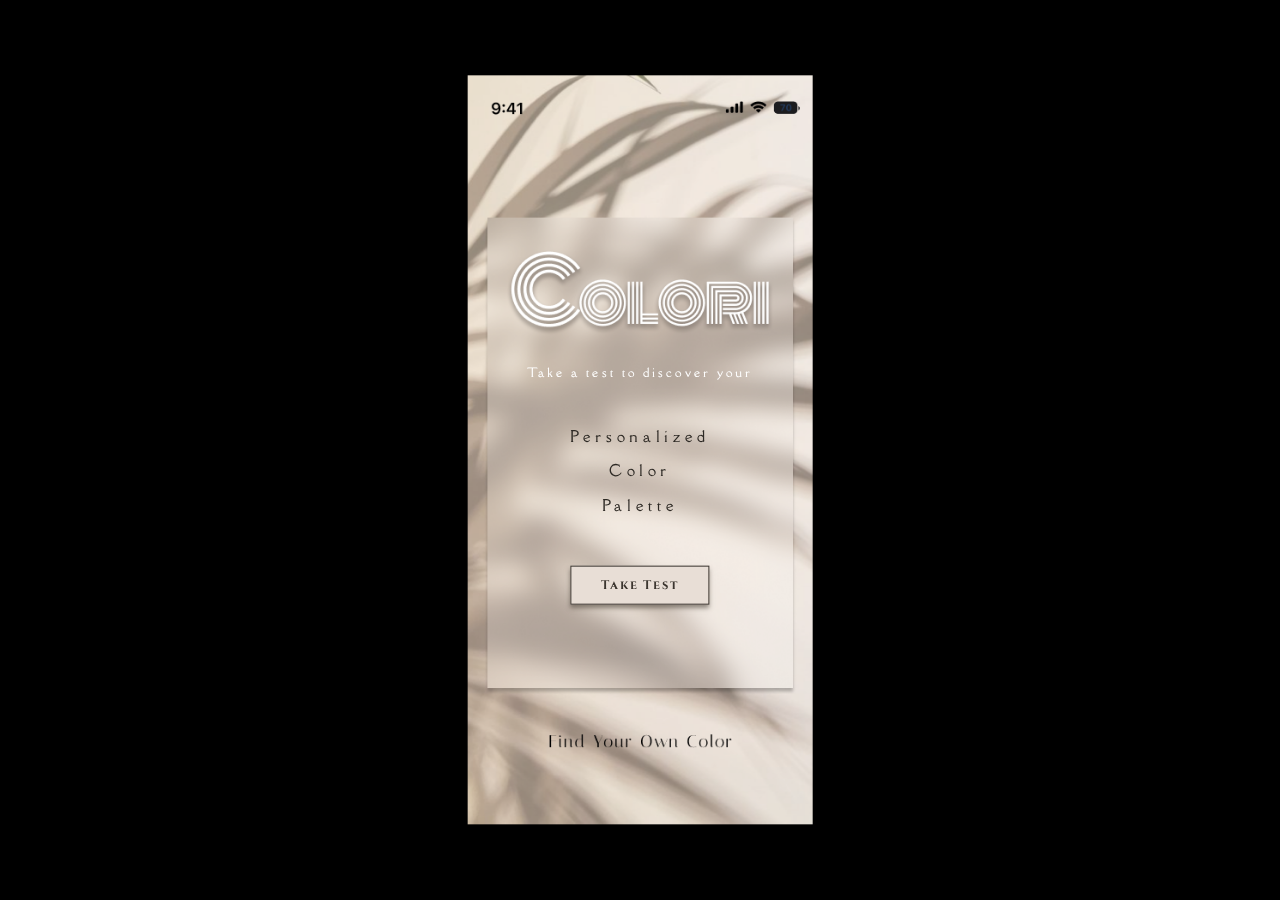
<file: html/index.html>
<!DOCTYPE html>
<html lang="en">
<head>
    <meta charset="UTF-8">
    <meta name="viewport" content="width=device-width, initial-scale=1.0">
    <title>Colori</title>
    <link rel="stylesheet" href="../css/style.css">
    <script src= "../colori.js"></script>
    <link rel="preconnect" href="https://fonts.googleapis.com">
    <link rel="preconnect" href="https://fonts.gstatic.com" crossorigin>
    <link href="https://fonts.googleapis.com/css2?family=Abril+Fatface&family=Caramel&family=Cinzel:wght@400..900&family=Crimson+Pro:ital,wght@0,200..900;1,200..900&family=Della+Respira&family=Grey+Qo&family=Italiana&family=Montaga&family=Playfair+Display:ital,wght@0,400..900;1,400..900&family=Playwrite+US+Trad:wght@100..400&family=Poiret+One&display=swap" rel="stylesheet">
</head>
<body>
    
    <div class="container">

        <div class="index">
            <p id="instrcution">Take a test to discover your</p>
            <h4>Personalized<br>Color<br>Palette</h4>
            <button id="take-test">Take Test</button>
        </div>


    </div>
    <div class="mobile-display"></div>
</body>
</html>
</file>
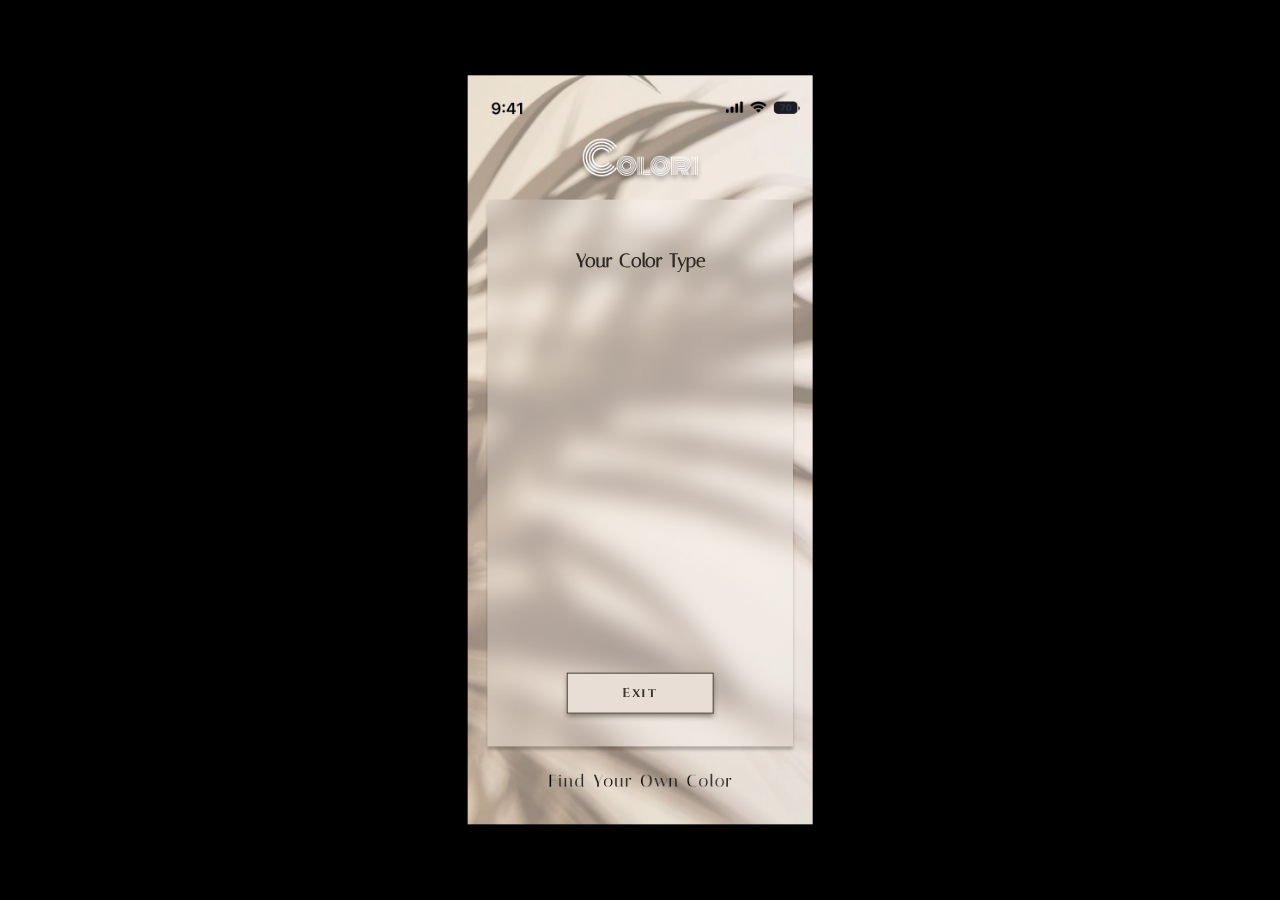
<file: html/outfit.html>
<!DOCTYPE html>
<html lang="en">
<head>
    <meta charset="UTF-8">
    <meta name="viewport" content="width=device-width, initial-scale=1.0">
    <title>Colori</title>
    <link rel="stylesheet" href="../css/style.outfit.css">
    <script src= "../colori.js"></script>
    <link rel="preconnect" href="https://fonts.googleapis.com">
    <link rel="preconnect" href="https://fonts.gstatic.com" crossorigin>
    <link href="https://fonts.googleapis.com/css2?family=Abril+Fatface&family=Caramel&family=Cinzel:wght@400..900&family=Crimson+Pro:ital,wght@0,200..900;1,200..900&family=Della+Respira&family=Grey+Qo&family=Italiana&family=Montaga&family=Playfair+Display:ital,wght@0,400..900;1,400..900&family=Playwrite+US+Trad:wght@100..400&family=Poiret+One&display=swap" rel="stylesheet">
</head>
<body>
    
    <div class="container">

        <div class="color-type">
            <h6>Your Color Type</h6>
            <!-- only show 1 COLOR TYPE  -->
            <h5 id="1_1">Cool Spring</h5>
            <h5 id="1_2">Warm Spring</h5>
            <h5 id="2_1">Cool Summer</h5>
            <h5 id="2_2">Warm Summer</h5>
            <h5 id="3_1">Cool Autumn</h5>
            <h5 id="3_2">Warm Autumn</h5>
            <h5 id="4_1">Cool Winter</h5>
            <h5 id="4_2">Warm Winter</h5>
        </div>

            <!-- only show 1 OUTFIT  -->
            <div class="outfit">
                <img id="1ao" src="../img/1ao.png" alt="Cool Spring Outfit">
                <img id="1bo" src="../img/1bo.png" alt="Warm Spring Outfit">
                <img id="2ao" src="../img/2ao.png" alt="Cool Summer Outfit">
                <img id="2bo" src="../img/2bo.png" alt="Warm Summer Outfit">
                <img id="3ao" src="../img/3ao.png" alt="Cool Autumn Outfit">
                <img id="3bo" src="../img/3bo.png" alt="Warm Autumn Outfit">
                <img id="4ao" src="../img/4ao.png" alt="Cool Winter Outfit">
                <img id="4bo" src="../img/4bo.png" alt="Warm Winter Outfit">
            </div>

            <button id="exit">Exit</button>

    </div>
    <div class="mobile-display"></div>
</body>
</html>
</file>
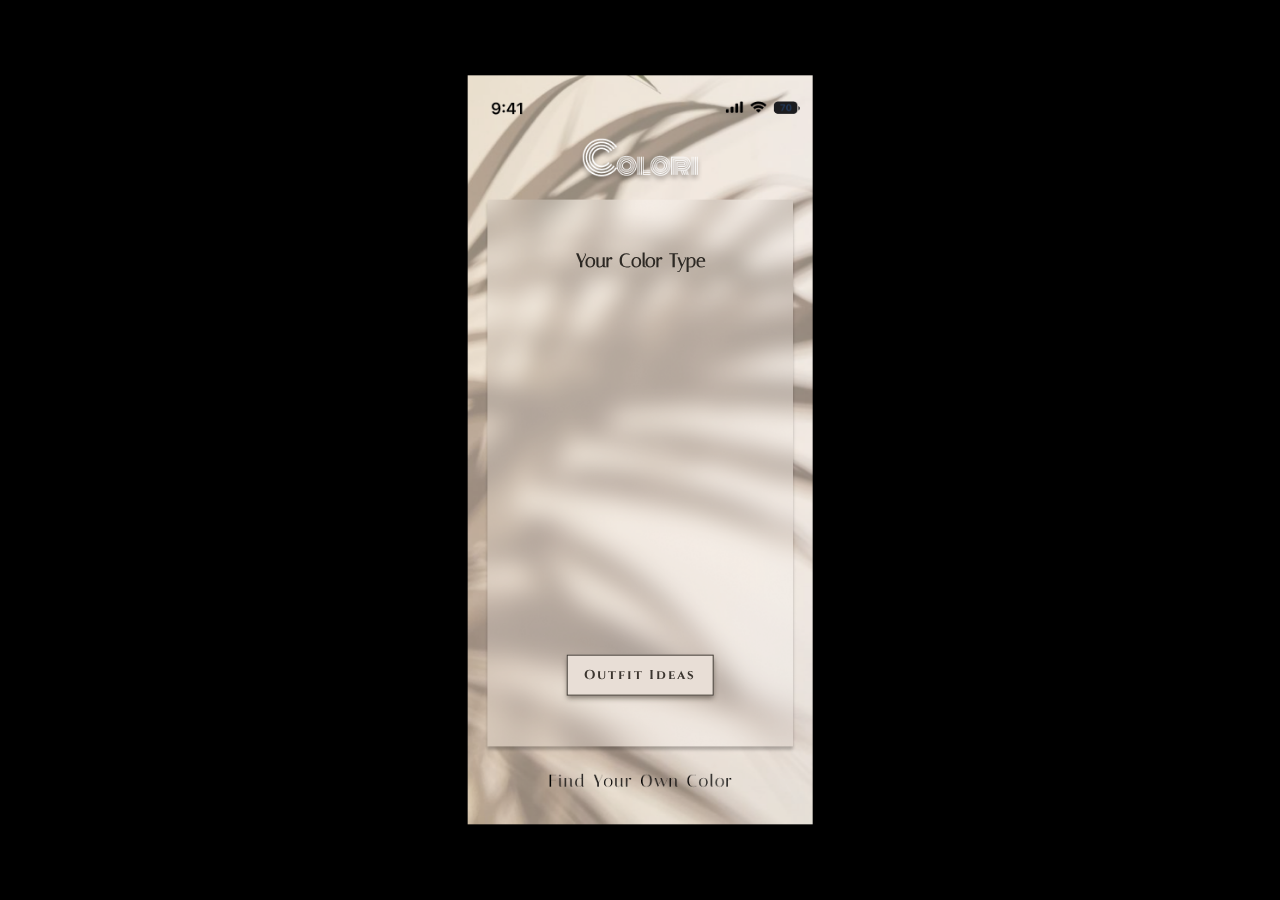
<file: html/palette.html>
<!DOCTYPE html>
<html lang="en">
<head>
    <meta charset="UTF-8">
    <meta name="viewport" content="width=device-width, initial-scale=1.0">
    <title>Colori</title>
    <link rel="stylesheet" href="../css/style.palette.css">
    <script src= "../colori.js"></script>
    <link rel="preconnect" href="https://fonts.googleapis.com">
    <link rel="preconnect" href="https://fonts.gstatic.com" crossorigin>
    <link href="https://fonts.googleapis.com/css2?family=Abril+Fatface&family=Caramel&family=Cinzel:wght@400..900&family=Crimson+Pro:ital,wght@0,200..900;1,200..900&family=Della+Respira&family=Grey+Qo&family=Italiana&family=Montaga&family=Playfair+Display:ital,wght@0,400..900;1,400..900&family=Playwrite+US+Trad:wght@100..400&family=Poiret+One&display=swap" rel="stylesheet">
</head>
<body>
    
    <div class="container">

        <div class="color-type">
            <h6>Your Color Type</h6>
            <!-- only show 1 COLOR TYPE  -->
            <h5 id="1_1">Cool Spring</h5>
            <h5 id="1_2">Warm Spring</h5>
            <h5 id="2_1">Cool Summer</h5>
            <h5 id="2_2">Warm Summer</h5>
            <h5 id="3_1">Cool Autumn</h5>
            <h5 id="3_2">Warm Autumn</h5>
            <h5 id="4_1">Cool Winter</h5>
            <h5 id="4_2">Warm Winter</h5>
        </div>
            <!-- only show 1 COLOR PALETTE  -->
            <div class="palette">
                <img id="1a" src="../img/1a.png" alt="Cool Spring">
                <img id="1b" src="../img/1b.png" alt="Warm Spring">
                <img id="2a" src="../img/2a.png" alt="Cool Summer">
                <img id="2b" src="../img/2b.png" alt="Warm Summer">
                <img id="3a" src="../img/3a.png" alt="Cool Autumn">
                <img id="3b" src="../img/3b.png" alt="Warm Autumn">
                <img id="4a" src="../img/4a.png" alt="Cool Winter">
                <img id="4b" src="../img/4b.png" alt="Warm Winter">
            </div>

            <button id="outfit-ideas">Outfit Ideas</button>

    </div>
    <div class="mobile-display"></div>
</body>
</html>
</file>
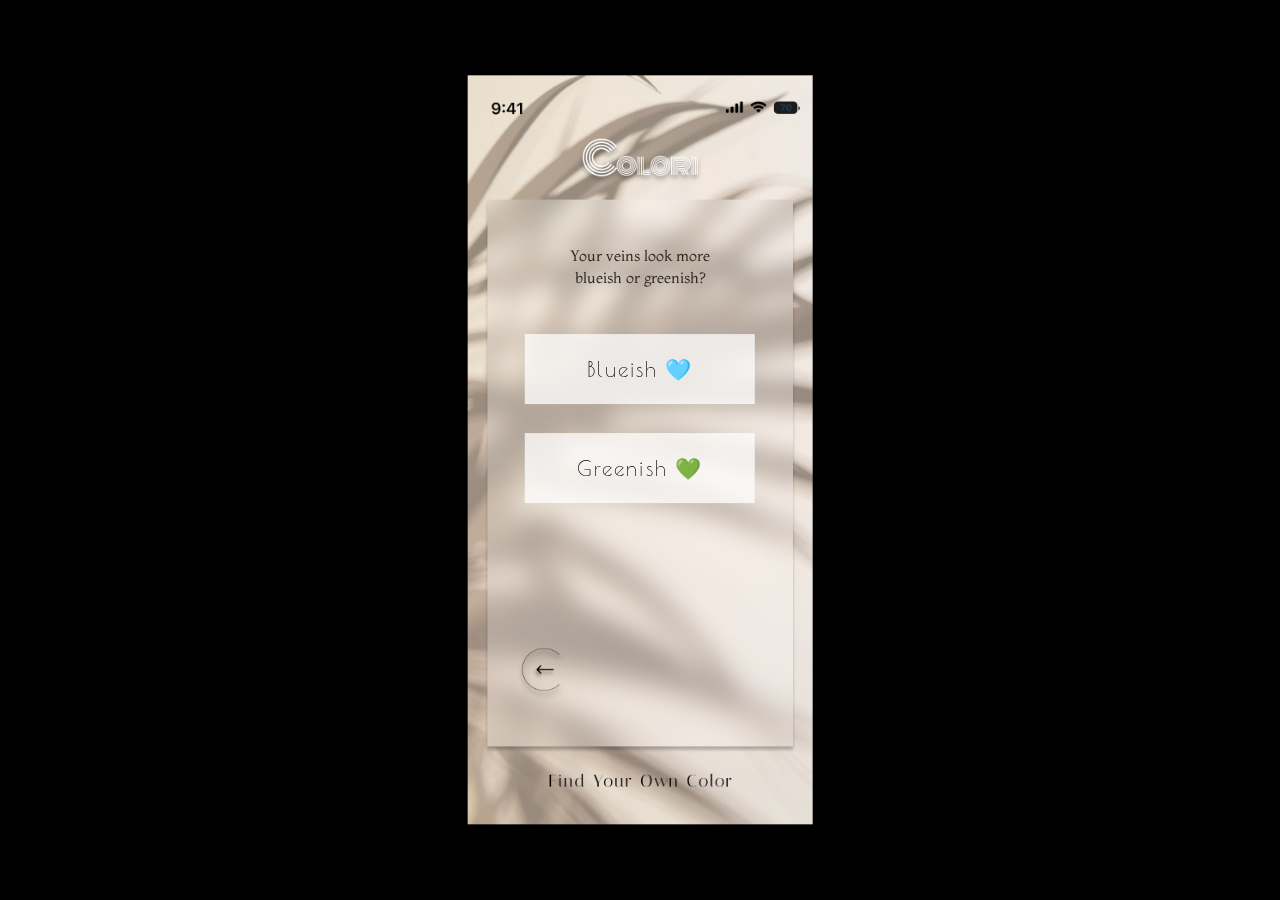
<file: html/q1.html>
<!DOCTYPE html>
<html lang="en">
<head>
    <meta charset="UTF-8">
    <meta name="viewport" content="width=device-width, initial-scale=1.0">
    <title>Colori.q1</title>
    <link rel="stylesheet" href="../css/style.q1.css">
    <script src= "../colori.js"></script>
    <link rel="preconnect" href="https://fonts.googleapis.com">
    <link rel="preconnect" href="https://fonts.gstatic.com" crossorigin>
    <link href="https://fonts.googleapis.com/css2?family=Abril+Fatface&family=Caramel&family=Cinzel:wght@400..900&family=Crimson+Pro:ital,wght@0,200..900;1,200..900&family=Della+Respira&family=Grey+Qo&family=Italiana&family=Montaga&family=Playfair+Display:ital,wght@0,400..900;1,400..900&family=Playwrite+US+Trad:wght@100..400&family=Poiret+One&display=swap" rel="stylesheet">
</head>
<body>
    <div class="container">
        <div class="test">
            <div class="vein">
                <h3>Your veins look more<br> blueish or greenish?</h3>
                <div class="ans">
                    <button id="a1">Blueish 🩵</button>
                    <button id="a2">Greenish 💚</button>
                </div>
            </div>
        </div>
        <button id="back1">
            <img src="../img/back1.png" alt="back button" />
        </button>
    </div>
    <div class="mobile-display"></div>
</body>
</html>
</file>
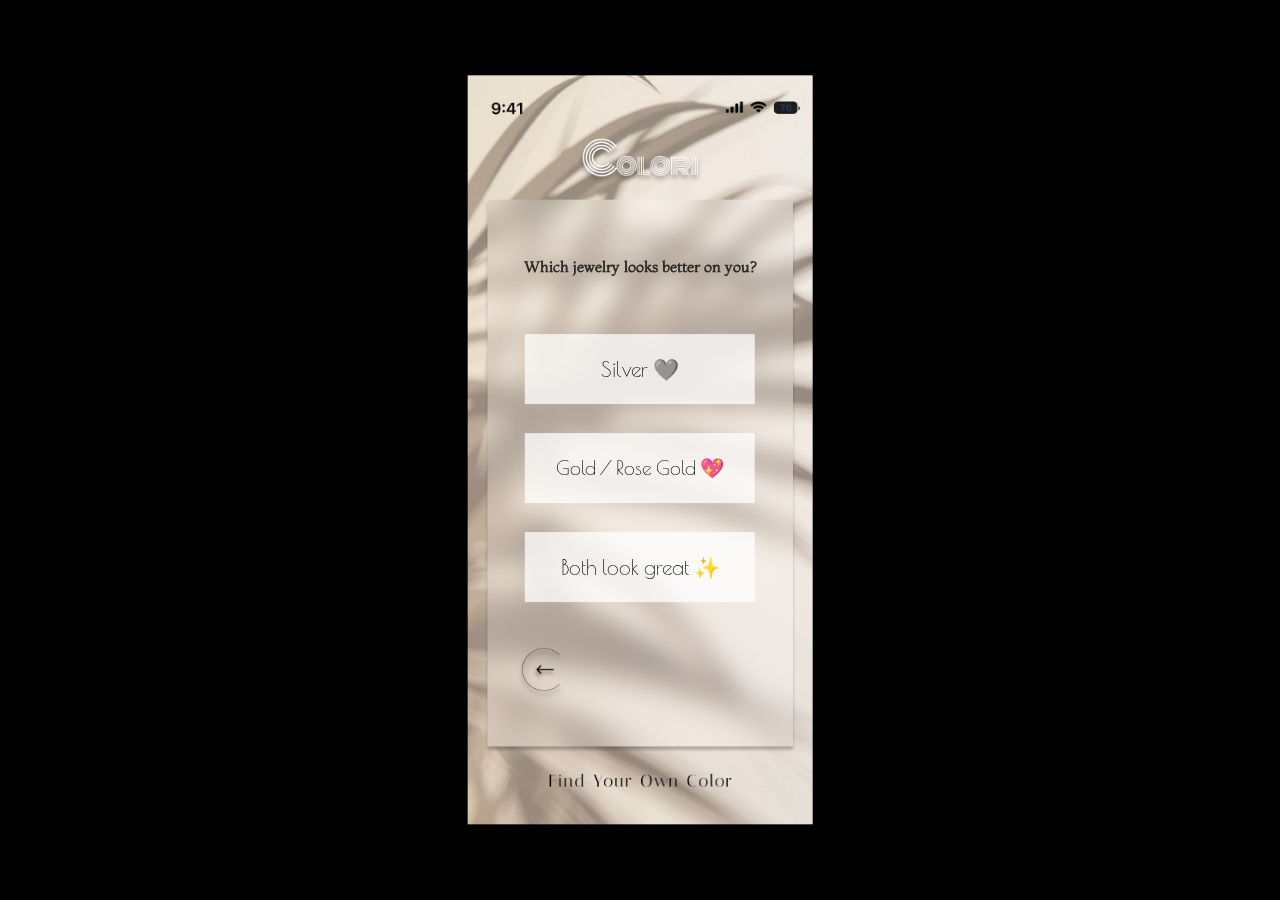
<file: html/q2.html>
<!DOCTYPE html>
<html lang="en">
<head>
    <meta charset="UTF-8">
    <meta name="viewport" content="width=device-width, initial-scale=1.0">
    <title>Colori.q2</title>
    <link rel="stylesheet" href="../css/style.q2.css">
    <script src= "../colori.js"></script>
    <link rel="preconnect" href="https://fonts.googleapis.com">
    <link rel="preconnect" href="https://fonts.gstatic.com" crossorigin>
    <link href="https://fonts.googleapis.com/css2?family=Abril+Fatface&family=Caramel&family=Cinzel:wght@400..900&family=Crimson+Pro:ital,wght@0,200..900;1,200..900&family=Della+Respira&family=Grey+Qo&family=Italiana&family=Montaga&family=Playfair+Display:ital,wght@0,400..900;1,400..900&family=Playwrite+US+Trad:wght@100..400&family=Poiret+One&display=swap" rel="stylesheet">
</head>
<body>
    <div class="container">
        <div class="test">
            <div class="jewelry">
                <h3>Which jewelry looks better on you?</h3>
                <div class="ans">
                    <button id="b1">Silver 🩶</button>
                    <button id="b2">Gold / Rose Gold 💖</button>
                    <button id="b3">Both look great ✨</button>
                </div>
            </div>
        </div>
        <button id="back2">
            <img src="../img/back1.png" alt="back button" />
        </button>
    </div>
    <div class="mobile-display"></div>
</body>
</html>
</file>
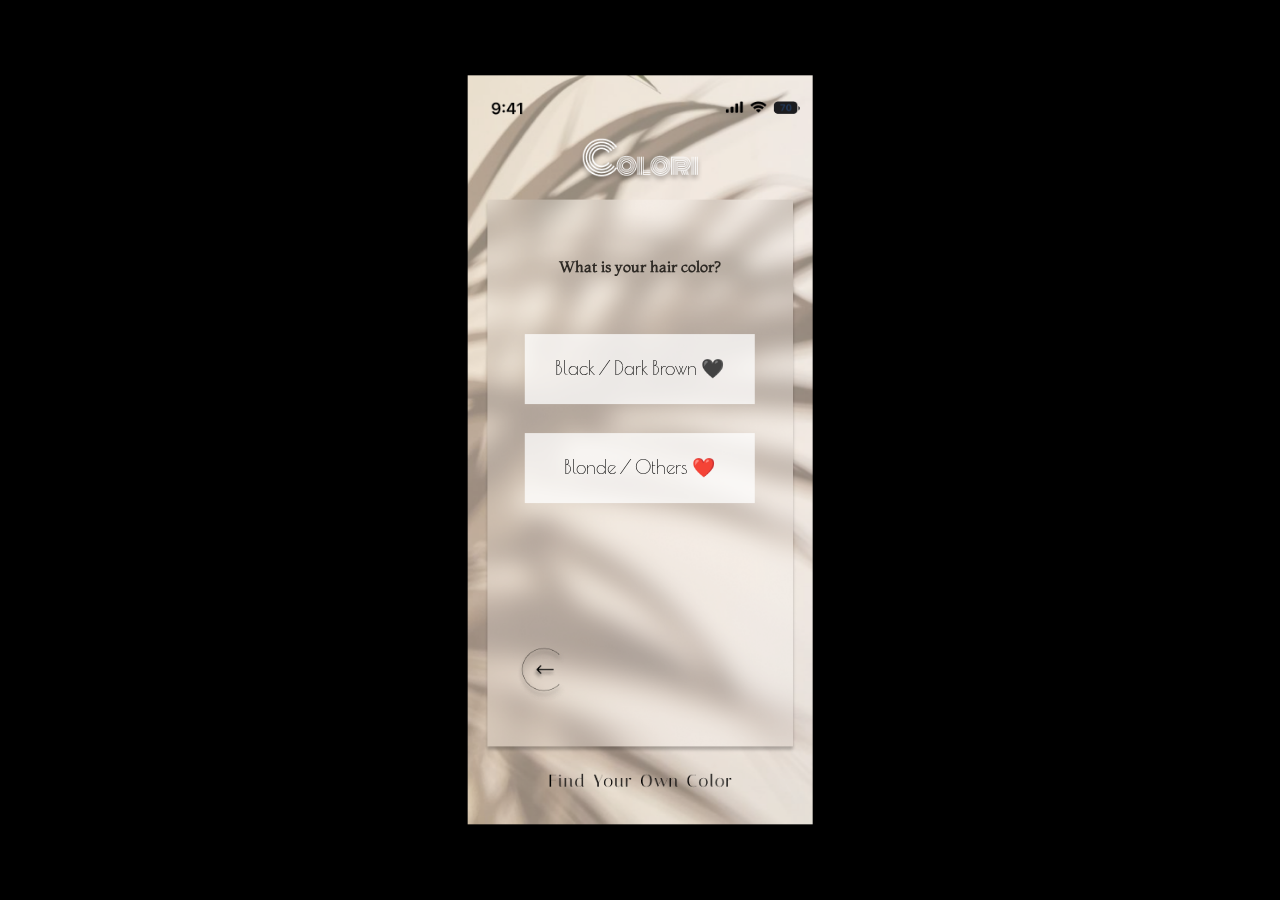
<file: html/q3.html>
<!DOCTYPE html>
<html lang="en">
<head>
    <meta charset="UTF-8">
    <meta name="viewport" content="width=device-width, initial-scale=1.0">
    <title>Colori.q3</title>
    <link rel="stylesheet" href="../css/style.q3.css">
    <script src= "../colori.js"></script>
    <link rel="preconnect" href="https://fonts.googleapis.com">
    <link rel="preconnect" href="https://fonts.gstatic.com" crossorigin>
    <link href="https://fonts.googleapis.com/css2?family=Abril+Fatface&family=Caramel&family=Cinzel:wght@400..900&family=Crimson+Pro:ital,wght@0,200..900;1,200..900&family=Della+Respira&family=Grey+Qo&family=Italiana&family=Montaga&family=Playfair+Display:ital,wght@0,400..900;1,400..900&family=Playwrite+US+Trad:wght@100..400&family=Poiret+One&display=swap" rel="stylesheet">
</head>
<body>
    <div class="container">
        <div class="test">
            <div class="hair">
                <h3>What is your hair color? </h3>
                <div class="ans">
                    <button id="c1">Black / Dark Brown 🖤</button>
                    <button id="c2">Blonde / Others ❤️</button>
                </div>
            </div>
        </div>
        <button id="back3">
            <img src="../img/back1.png" alt="back button" />
        </button>
    </div>
    <div class="mobile-display"></div>
</body>
</html>
</file>
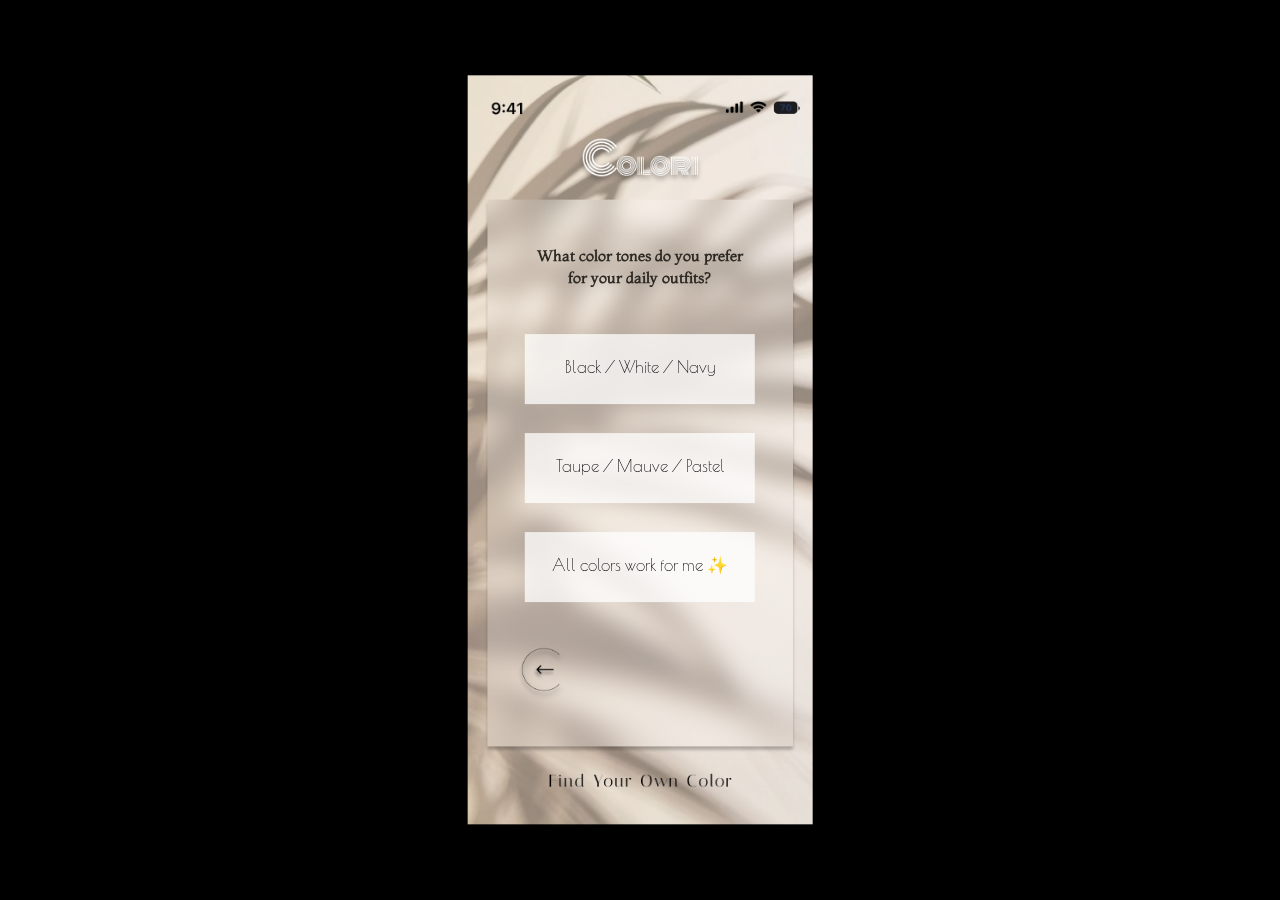
<file: html/q4.html>
<!DOCTYPE html>
<html lang="en">
<head>
    <meta charset="UTF-8">
    <meta name="viewport" content="width=device-width, initial-scale=1.0">
    <title>Colori.q4</title>
    <link rel="stylesheet" href="../css/style.q4.css">
    <script src= "../colori.js"></script>
    <link rel="preconnect" href="https://fonts.googleapis.com">
    <link rel="preconnect" href="https://fonts.gstatic.com" crossorigin>
    <link href="https://fonts.googleapis.com/css2?family=Abril+Fatface&family=Caramel&family=Cinzel:wght@400..900&family=Crimson+Pro:ital,wght@0,200..900;1,200..900&family=Della+Respira&family=Grey+Qo&family=Italiana&family=Montaga&family=Playfair+Display:ital,wght@0,400..900;1,400..900&family=Playwrite+US+Trad:wght@100..400&family=Poiret+One&display=swap" rel="stylesheet">
</head>
<body>
    <div class="container">
        <div class="test">
            <div class="wear">
                <h3>What color tones do you prefer for your daily outfits?</h3>
                <div class="ans">
                    <button id="d1">Black / White / Navy</button>
                    <button id="d2">Taupe / Mauve / Pastel</button>
                    <button id="d3">All colors work for me ✨</button>
                </div>
            </div>
        </div>
        <button id="back4">
            <img src="../img/back1.png" alt="back button" />
        </button>
    </div>
    <div class="mobile-display"></div>
</body>
</html>
</file>
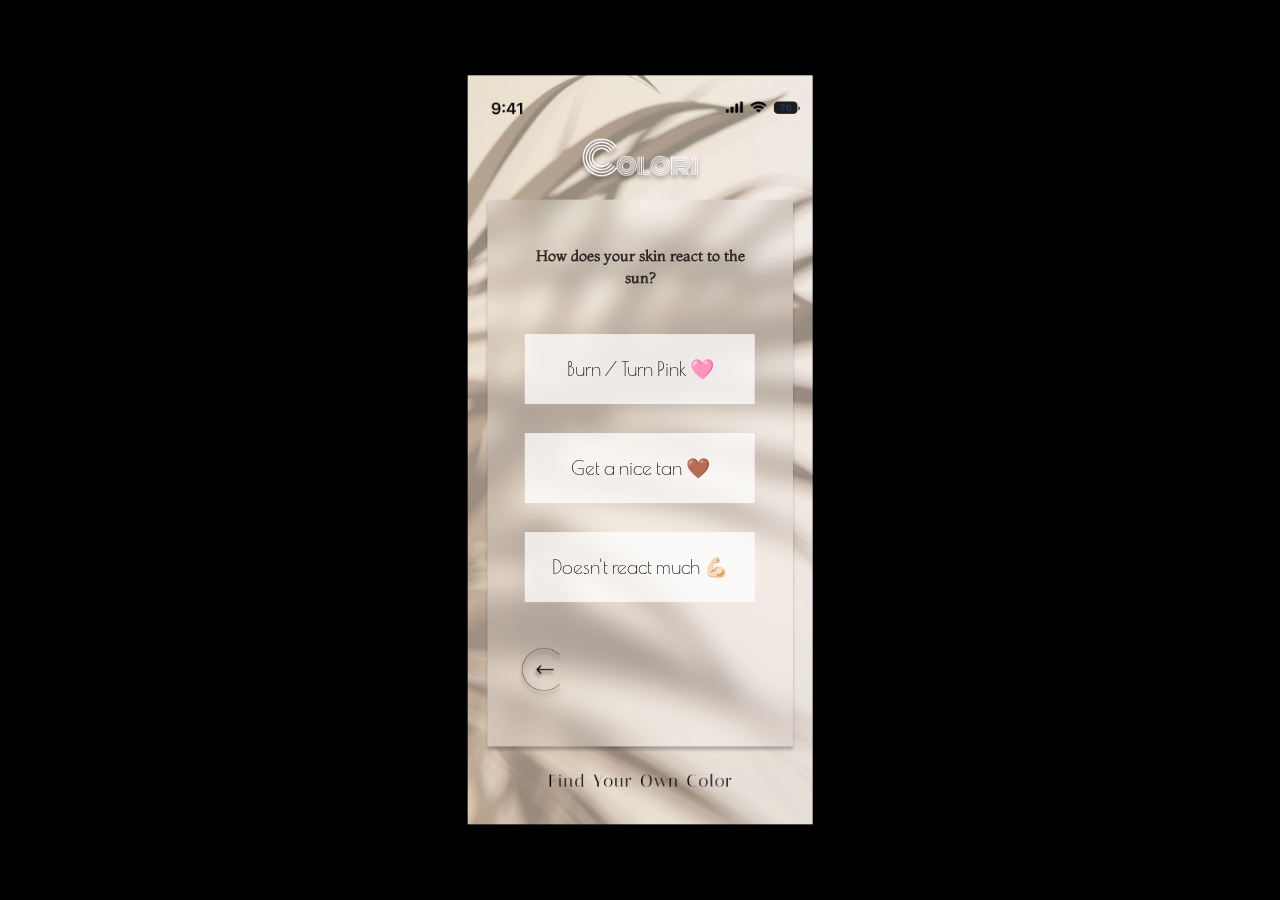
<file: html/q5.html>
<!DOCTYPE html>
<html lang="en">
<head>
    <meta charset="UTF-8">
    <meta name="viewport" content="width=device-width, initial-scale=1.0">
    <title>Colori.q5</title>
    <link rel="stylesheet" href="../css/style.q5.css">
    <script src= "../colori.js"></script>
    <link rel="preconnect" href="https://fonts.googleapis.com">
    <link rel="preconnect" href="https://fonts.gstatic.com" crossorigin>
    <link href="https://fonts.googleapis.com/css2?family=Abril+Fatface&family=Caramel&family=Cinzel:wght@400..900&family=Crimson+Pro:ital,wght@0,200..900;1,200..900&family=Della+Respira&family=Grey+Qo&family=Italiana&family=Montaga&family=Playfair+Display:ital,wght@0,400..900;1,400..900&family=Playwrite+US+Trad:wght@100..400&family=Poiret+One&display=swap" rel="stylesheet"🤎>
</head>
<body>
    <div class="container">
        <div class="test">
            <div class="sun">
                <h3>How does your skin react to the sun?</h3>
                <div class="ans">
                    <button id="e1">Burn / Turn Pink 🩷</button>
                    <button id="e2">Get a nice tan 🤎</button>
                    <button id="e3">Doesn't react much 💪🏻</button>
                </div>
            </div>
        </div>
        <button id="back5">
            <img src="../img/back1.png" alt="back button" />
        </button>
    </div>
    <div class="mobile-display"></div>
</body>
</html>
</file>
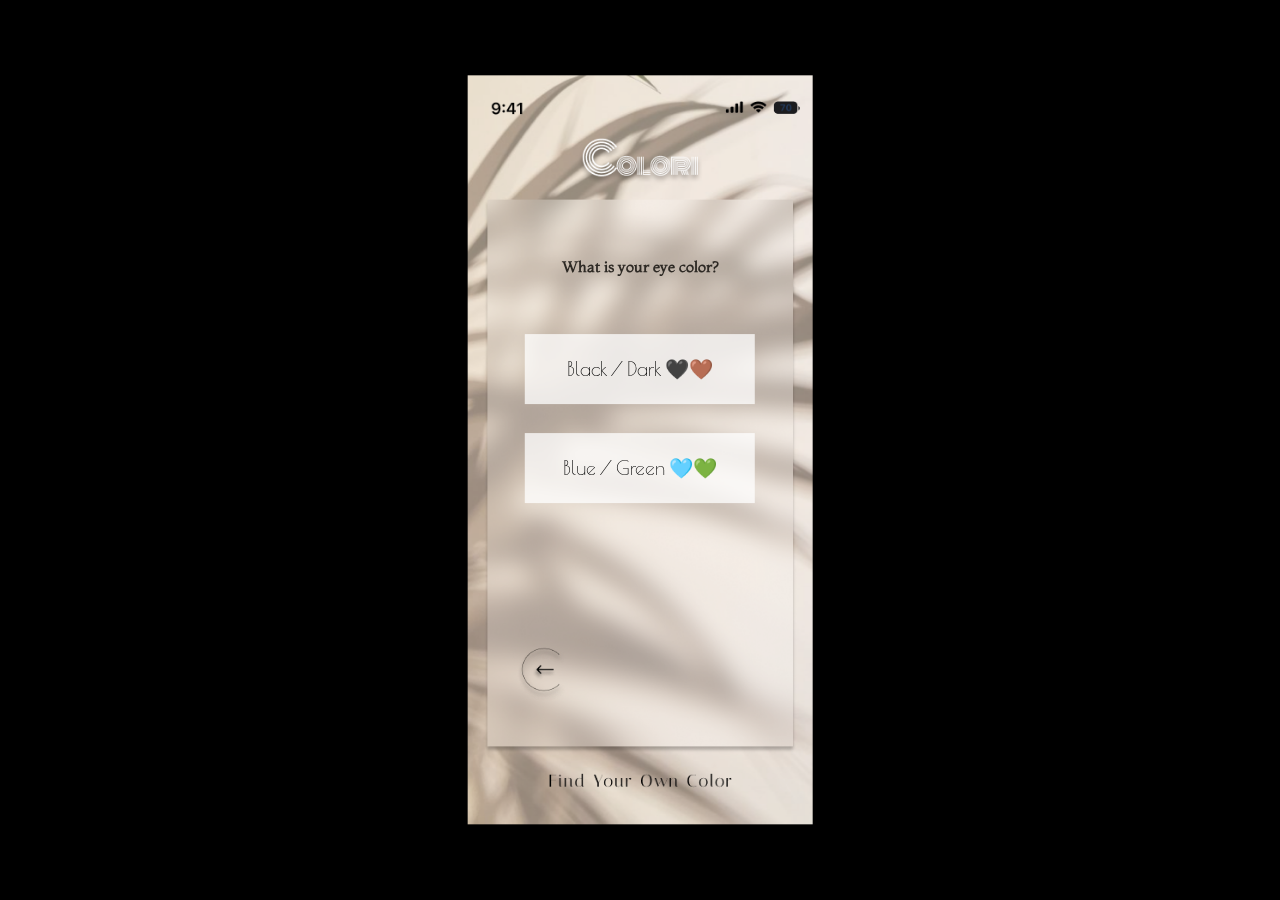
<file: html/q6.html>
<!DOCTYPE html>
<html lang="en">
<head>
    <meta charset="UTF-8">
    <meta name="viewport" content="width=device-width, initial-scale=1.0">
    <title>Colori.q6</title>
    <link rel="stylesheet" href="../css/style.q6.css">
    <script src= "../colori.js"></script>
    <link rel="preconnect" href="https://fonts.googleapis.com">
    <link rel="preconnect" href="https://fonts.gstatic.com" crossorigin>
    <link href="https://fonts.googleapis.com/css2?family=Abril+Fatface&family=Caramel&family=Cinzel:wght@400..900&family=Crimson+Pro:ital,wght@0,200..900;1,200..900&family=Della+Respira&family=Grey+Qo&family=Italiana&family=Montaga&family=Playfair+Display:ital,wght@0,400..900;1,400..900&family=Playwrite+US+Trad:wght@100..400&family=Poiret+One&display=swap" rel="stylesheet">
</head>
<body>
    <div class="container">
        <div class="test">
            <div class="eye">
                <h3>What is your eye color? </h3>
                <div class="ans">
                    <button id="f1">Black / Dark 🖤🤎</button>
                    <button id="f2">Blue / Green 🩵💚</button>
                </div>
            </div>
        </div>
        <button id="back6">
            <img src="../img/back1.png" alt="back button" />
        </button>
    </div>
    <div class="mobile-display"></div>
</body>
</html>
</file>
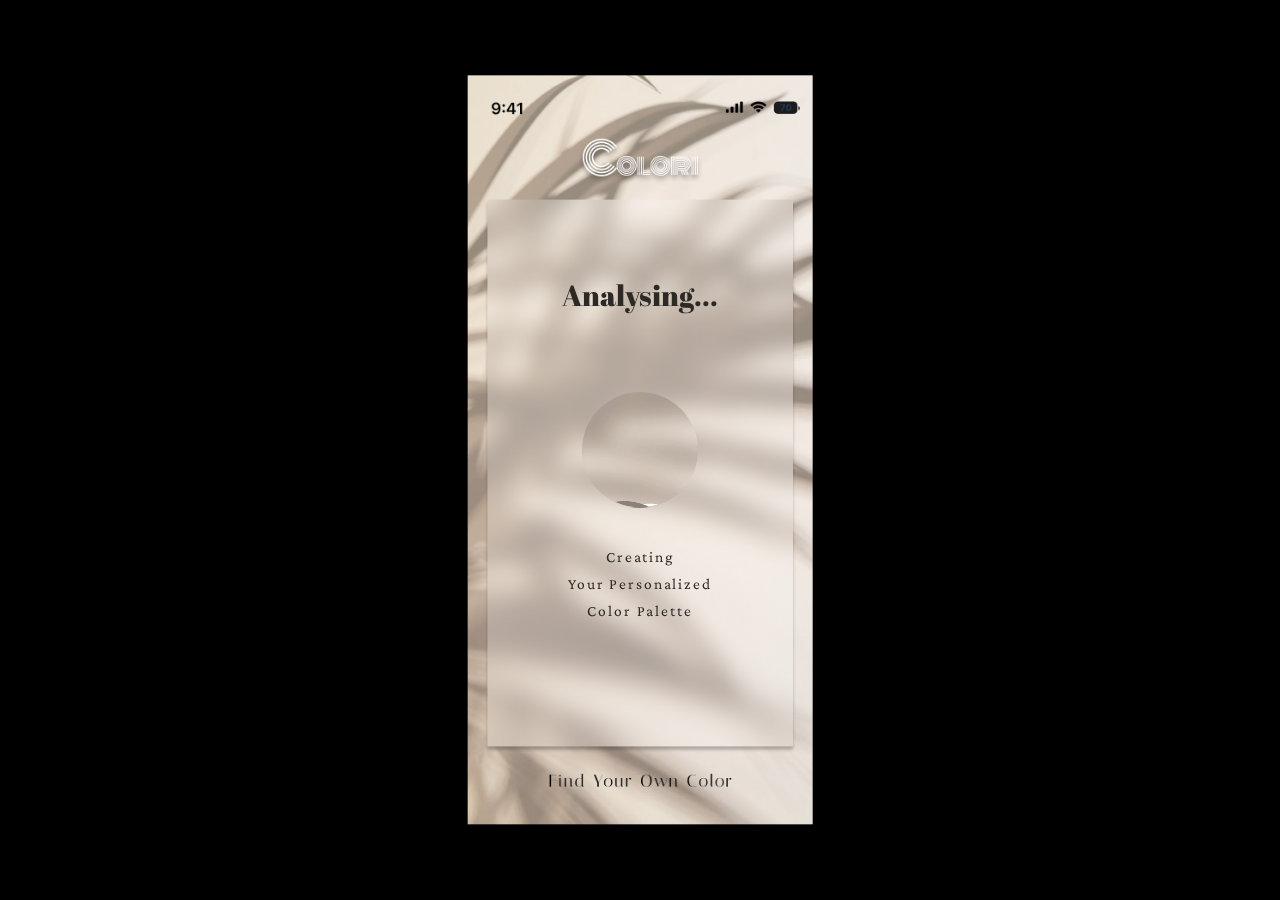
<file: html/wait.html>
<!DOCTYPE html>
<html lang="en">
<head>
    <meta charset="UTF-8">
    <meta name="viewport" content="width=device-width, initial-scale=1.0">
    <title>Colori.analysing result</title>
    <link rel="stylesheet" href="../css/style.wait.css">
    <script src= "../colori.js"></script>
    <link rel="preconnect" href="https://fonts.googleapis.com">
    <link rel="preconnect" href="https://fonts.gstatic.com" crossorigin>
    <link href="https://fonts.googleapis.com/css2?family=Abril+Fatface&family=Caramel&family=Cinzel:wght@400..900&family=Crimson+Pro:ital,wght@0,200..900;1,200..900&family=Della+Respira&family=Grey+Qo&family=Italiana&family=Montaga&family=Playfair+Display:ital,wght@0,400..900;1,400..900&family=Playwrite+US+Trad:wght@100..400&family=Poiret+One&display=swap" rel="stylesheet">
</head>
<body>
    <div class="container">
        <div class="analysing">
            <h2>Analysing...</h2>
            <img id="wait" src="../img/wait.gif" alt="gif">
             <div class="wait">

             </div>
            <p>Creating<br>
               Your Personalized<br> 
               Color Palette</p>
        </div>
    </div>
    <div class="mobile-display"></div>
    <script>
        setTimeout(function() {
            window.location = "./palette.html"; 
        }, 4800);  
    </script>
</body>
</html>
</file>
<file: css/style.css>
*{
    zoom:95%;
}
body {
    background-color: #000;
}

.mobile-display {
    z-index: -1;
    position: absolute;
    top: 50%;
    left: 50%;
    transform: translate(-50%, -50%);
    width: 402px; 
    height: 874px; 
    background: url('../img/home.png') no-repeat center center;
  }

#instrcution {
    font-family:"Della Respira", serif;
    letter-spacing: 4px;
    color: white;
    position: fixed;
    top: 40%;
    left: 50%;
    transform: translate(-50%, -50%);
} 

h4 {
    font-family: "Della Respira";
    letter-spacing: 6px;
    font-size: 20px;
    color: #2D2924;
    position: fixed;
    top: 50%;
    left: 50%;
    transform: translate(-50%, -50%);
    text-align: center;
    font-weight: 500;
    line-height: 45px;
}

#take-test {
    cursor: pointer;
    width: 180px;
    height: 50px;
    flex-shrink: 0;
    border: 1.5px solid #3B352F;
    background: #E8DED6;
    color: #3B352F;
    text-align: center;
    font-family: "Cinzel";
    font-size: 16px;
    font-style: normal;
    font-weight: 700;
    line-height: normal;
    letter-spacing: 2.4px;
    box-shadow: 0px 4px 6px 0px rgba(76, 68, 59, 0.60);
    position: fixed;
    top: 65%;
    left: 50%;
    transform: translate(-50%, -50%);
    transition: 0.5s;
}

#take-test:hover {
    background: #3B352F;
    box-shadow: 0px 4px 6px 0px rgba(76, 68, 59, 0.60);
    color: #E8DED6;
    text-align: center;
    font-family: "Cinzel";
    font-size: 16px;
    font-style: normal;
    font-weight: 700;
    line-height: normal;
    letter-spacing: 2.4px;
}
</file>
<file: css/style.outfit.css>
*{
  zoom:95%;
}
body {
    background-color: #000;
}
.mobile-display {
    z-index: -1;
    position: absolute;
    top: 50%;
    left: 50%;
    transform: translate(-50%, -50%);
    width: 402px; 
    height: 874px; 
    background: url('../img/bg2.png') no-repeat center center;
  }
.container {
    display: flex;
    flex-direction: column;
}
  h6 {
    position: fixed;
    top: calc(50% - 300px); 
    left: 50%;
    transform: translate(-50%, -50%);
    color: #2D2924;
    text-align: center;
    font-family: "Italiana";
    font-size: 24px;
  }

  h5 {
    display: none;
    position: fixed;
    top: calc(50% - 275px); 
    left: 50%;
    transform: translate(-50%, -50%);
    color: #000;
    text-align: center;
    font-family: "Italiana";
    font-size: 50px;
    font-style: normal;
    font-weight: 200;
    line-height: normal;
  }

  img {
    display: none;
    position: fixed;
    top: calc(50% + 40px); 
    left: 50%;
    transform: translate(-50%, -50%);
  }

  #exit {
    cursor: pointer;
    width: 180px;
    height: 50px;
    flex-shrink: 0;
    border: 1.5px solid #3B352F;
    background: #E8DED6;
    color: #3B352F;
    text-align: center;
    font-family: "Cinzel";
    font-size: 16px;
    font-style: normal;
    font-weight: 700;
    line-height: normal;
    letter-spacing: 2.4px;
    box-shadow: 0px 4px 6px 0px rgba(76, 68, 59, 0.60);
    position: fixed;
    top: 77%;
    left: 50%;
    transform: translate(-50%, -50%);
    transition: 0.5s;
}

#exit:hover {
    background: #3B352F;
    box-shadow: 0px 4px 6px 0px rgba(76, 68, 59, 0.60);
    color: #E8DED6;
    text-align: center;
    font-family: "Cinzel";
    font-size: 16px;
    font-style: normal;
    font-weight: 700;
    line-height: normal;
    letter-spacing: 2.4px;
}
</file>
<file: css/style.palette.css>
*{
  zoom:95%;
}
body {
    background-color: #000;
}
.mobile-display {
    z-index: -1;
    position: absolute;
    top: 50%;
    left: 50%;
    transform: translate(-50%, -50%);
    width: 402px; 
    height: 874px; 
    background: url('../img/bg2.png') no-repeat center center;
  }
.container {
    display: flex;
    flex-direction: column;
}
  h6 {
    position: fixed;
    top: calc(50% - 300px); 
    left: 50%;
    transform: translate(-50%, -50%);
    color: #2D2924;
    text-align: center;
    font-family: "Italiana";
    font-size: 24px;
  }

  h5 {
    display: none;
    position: fixed;
    top: calc(50% - 275px); 
    left: 50%;
    transform: translate(-50%, -50%);
    color: #000;
    text-align: center;
    font-family: "Italiana";
    font-size: 50px;
    font-weight: 100;
    line-height: normal;
  }

  img {
    display: none;
    position: fixed;
    top: calc(50% + 40px); 
    left: 50%;
    transform: translate(-50%, -50%);
  }

  #outfit-ideas {
    cursor: pointer;
    width: 180px;
    height: 50px;
    flex-shrink: 0;
    border: 1.5px solid #3B352F;
    background: #E8DED6;
    color: #3B352F;
    text-align: center;
    font-family: "Cinzel";
    font-size: 16px;
    font-style: normal;
    font-weight: 700;
    line-height: normal;
    letter-spacing: 2.4px;
    box-shadow: 0px 4px 6px 0px rgba(76, 68, 59, 0.60);
    position: fixed;
    top: 75%;
    left: 50%;
    transform: translate(-50%, -50%);
    transition: 0.5s;
}

#outfit-ideas:hover {
    background: #3B352F;
    box-shadow: 0px 4px 6px 0px rgba(76, 68, 59, 0.60);
    color: #E8DED6;
    text-align: center;
    font-family: "Cinzel";
    font-size: 16px;
    font-style: normal;
    font-weight: 700;
    line-height: normal;
    letter-spacing: 2.4px;
}
</file>
<file: css/style.q1.css>
*{
  zoom:95%;
}
body {
  background-color: #000;
}

.mobile-display {
    z-index: -1;
    position: fixed;
    top: 50%;
    left: 50%;
    transform: translate(-50%, -50%);
    width: 402px; 
    height: 874px; 
    background: url('../img/bg2.png') no-repeat center center;
  }

  h3 {
    width: 324px;
    color: #2D2924;
    text-align: center;
    font-family: "Montaga";
    font-size: 20px;
    font-style: normal;
    font-weight: 400;
    line-height: normal;
    position: fixed;
    top: 28%; 
    left: 50%;
    transform: translate(-50%, -50%);
    text-align: center;
    line-height: 150%;
  }

  .ans button {
    cursor: pointer;
    display: flex;
    flex-direction: column;
    width: 330px;
    height: 100px;
    background: rgba(255, 255, 255, 0.75);
    border: transparent;
    color: #000;
    text-align: center;
    font-family: "Poiret One";
    font-size: 30px;
    letter-spacing: 3px;
    padding: 33px;
    position: fixed;
    left: 50%;
    transform: translate(-50%, -50%);
    cursor: pointer;
  }

  .ans button:hover {
    border: 1.5px solid #000;
    color: #000;
    background-color: transparent;
 }

  #a1 {
    top: 41%;
  }

  #a2 {
    top: 52%;
  }

  #back1 {
    background: none;
    border: none;
    padding: 0;
    cursor: pointer;
    position: fixed;
    top: 75%;
    left: calc(50% - 120px);
    transform: translate(-50%, -50%);
  }
  #back1 img {
    transition: transform 1s ease;
  }

  #back1:hover img {
    cursor: pointer;
    content: url('../img/back2.png');
  }
</file>
<file: css/style.q2.css>
*{
  zoom:95%;
}

body {
  background-color: #000;
}

.mobile-display {
    z-index: -1;
    position: absolute;
    top: 50%;
    left: 50%;
    transform: translate(-50%, -50%);
    width: 402px; 
    height: 874px; 
    background: url('../img/bg2.png') no-repeat center center;
  }
.container {
    display: flex;
    flex-direction: column;
}
  h3 {
    width: 324px;
    color: #2D2924;
    text-align: center;
    font-family: "Montaga";
    font-size: 20px;
    position: fixed;
    /* relative position for diff screen size */
    top: 28%; 
    left: 50%;
    transform: translate(-50%, -50%);
    text-align: center;
    line-height: 150%;
  }
  #b2  {
    font-size: 28px;
  }

  .ans button {
    cursor: pointer;
    display: flex;
    flex-direction: column;
    /* relative size for diff screen size */
    width: 330px;
    height: 100px;
    background: rgba(255, 255, 255, 0.75);
    border: transparent;
    color: #000;
    text-align: center;
    font-family: "Poiret One";
    font-size: 30px;
    letter-spacing: 10%;
    padding: 33px;
    position: fixed;
    left: 50%;
    transform: translate(-50%, -50%);
    margin-bottom: 28px;
  }

  .ans button:hover {
    border: 1.5px solid #000;
    color: #000;
    background-color: transparent;
 }

  #b1 {
    top: 41%;
  }

  #b2 {
    top: 52%;
  }

  #b3 {
    top: 63%;
  }

  #back2 {
    background: none;
    border: none;
    padding: 0;
    cursor: pointer;
    position: fixed;
    top: 75%;
    left: calc(50% - 120px);
    transform: translate(-50%, -50%);
  }
  #back2 img {
    transition: transform 1s ease;
  }

  #back2:hover img {
    cursor: pointer;
    content: url('../img/back2.png');
  }
</file>
<file: css/style.q3.css>
*{
  zoom:95%;
}
body {
  background-color: #000;
}

.mobile-display {
    z-index: -1;
    position: absolute;
    top: 50%;
    left: 50%;
    transform: translate(-50%, -50%);
    width: 402px; 
    height: 874px; 
    background: url('../img/bg2.png') no-repeat center center;
  }
.container {
    display: flex;
    flex-direction: column;
}
  h3 {
    width: 324px;
    color: #2D2924;
    text-align: center;
    font-family: "Montaga";
    font-size: 20px;
    position: fixed;
    /* relative position for diff screen size */
    top: 28%; 
    left: 50%;
    transform: translate(-50%, -50%);
    text-align: center;
    line-height: 150%;
  }

  .ans button {
    cursor: pointer;
    display: flex;
    flex-direction: column;
    width: 330px;
    height: 100px;
    background: rgba(255, 255, 255, 0.75);
    border: transparent;
    color: #000;
    text-align: center;
    font-family: "Poiret One";
    font-size: 27px;
    letter-spacing: 10%;
    padding: 33px;
    position: fixed;
    left: 50%;
    transform: translate(-50%, -50%);
    margin-bottom: 28px;
  }

  .ans button:hover {
    border: 1.5px solid #000;
    color: #000;
    background-color: transparent;
 }

  #c1 {
    top: 41%;
  }

  #c2 {
    top: 52%;
  }


  #back3 {
    background: none;
    border: none;
    padding: 0;
    cursor: pointer;
    position: fixed;
    top: 75%;
    left: calc(50% - 120px);
    transform: translate(-50%, -50%);
  }
  #back3 img {
    transition: transform 1s ease;
  }

  #back3:hover img {
    cursor: pointer;
    content: url('../img/back2.png');
  }
</file>
<file: css/style.q4.css>
*{
  zoom:95%;
}
body {
  background-color: #000;
}

.mobile-display {
    z-index: -1;
    position: absolute;
    top: 50%;
    left: 50%;
    transform: translate(-50%, -50%);
    width: 402px; 
    height: 874px; 
    background: url('../img/bg2.png') no-repeat center center;
}
.container {
    display: flex;
    flex-direction: column;
}
  h3 {
    width: 300px;
    color: #2D2924;
    text-align: center;
    font-family: "Montaga";
    font-size: 20px;
    position: fixed;
    top: 28%; 
    left: 50%;
    transform: translate(-50%, -50%);
    text-align: center;
    line-height: 150%;
  }

  .ans button {
    cursor: pointer;
    display: flex;
    flex-direction: column;
    width: 330px;
    height: 100px;
    background: rgba(255, 255, 255, 0.75);
    border: transparent;
    color: #000;
    text-align: center;
    font-family: "Poiret One";
    font-size: 24px;
    letter-spacing: 10%;
    padding: 33px;
    position: fixed;
    left: 50%;
    transform: translate(-50%, -50%);
    margin-bottom: 28px;
  }

  .ans button:hover {
    border: 1.5px solid #000;
    color: #000;
    background-color: transparent;
 }

  #d1 {
    top: 41%;
  }

  #d2 {
    top: 52%;
  }

  #d3 {
    top: 63%;
  }

  #back4 {
    background: none;
    border: none;
    padding: 0;
    cursor: pointer;
    position: fixed;
    top: 75%;
    left: calc(50% - 120px);
    transform: translate(-50%, -50%);
  }
  #back4 img {
    transition: transform 1s ease;
  }

  #back4:hover img {
    cursor: pointer;
    content: url('../img/back2.png');
  }
</file>
<file: css/style.q5.css>
*{
  zoom:95%;
}
body {
  background-color: #000;
}

.mobile-display {
    z-index: -1;
    position: absolute;
    top: 50%;
    left: 50%;
    transform: translate(-50%, -50%);
    width: 402px; 
    height: 874px; 
    background: url('../img/bg2.png') no-repeat center center;
  }
.container {
    display: flex;
    flex-direction: column;
    
}
  h3 {
    width: 324px;
    color: #2D2924;
    text-align: center;
    font-family: "Montaga";
    font-size: 20px;
    position: fixed;
    top: 28%; 
    left: 50%;
    transform: translate(-50%, -50%);
    text-align: center;
    line-height: 150%;
  }

  .ans button {
    cursor: pointer;
    display: flex;
    flex-direction: column;
    width: 330px;
    height: 100px;
    background: rgba(255, 255, 255, 0.75);
    border: transparent;
    color: #000;
    text-align: center;
    font-family: "Poiret One";
    font-size: 28px;
    letter-spacing: 10%;
    padding: 33px;
    position: fixed;
    left: 50%;
    transform: translate(-50%, -50%);
    margin-bottom: 28px;
  }

  .ans button:hover {
    border: 1.5px solid #000;
    color: #000;
    background-color: transparent;
 }

  #e1 {
    top: 41%;
  }

  #e2 {
    top: 52%;
  }

  #e3 {
    top: 63%;
  }

  #back5 {
    background: none;
    border: none;
    padding: 0;
    cursor: pointer;
    position: fixed;
    top: 75%;
    left: calc(50% - 120px);
    transform: translate(-50%, -50%);
  }
  #back5 img {
    transition: transform 1s ease;
  }

  #back5:hover img {
    cursor: pointer;
    content: url('../img/back2.png');
  }
</file>
<file: css/style.q6.css>
*{
  zoom:95%;
}
body {
    background-color: #000;
  }
  
  .mobile-display {
      z-index: -1;
      position: absolute;
      top: 50%;
      left: 50%;
      transform: translate(-50%, -50%);
      width: 402px; 
      height: 874px; 
      background: url('../img/bg2.png') no-repeat center center;
    }
  .container {
      display: flex;
      flex-direction: column;
  }
    h3 {
      width: 324px;
      color: #2D2924;
      text-align: center;
      font-family: "Montaga";
      font-size: 20px;
      position: fixed;
      top: 28%; 
      left: 50%;
      transform: translate(-50%, -50%);
      text-align: center;
      line-height: 150%;
    }
  
    .ans button {
      cursor: pointer;
      display: flex;
      flex-direction: column;
      width: 330px;
      height: 100px;
      background: rgba(255, 255, 255, 0.75);
      border: transparent;
      color: #000;
      text-align: center;
      font-family: "Poiret One";
      font-size: 28px;
      letter-spacing: 10%;
      padding: 33px;
      position: fixed;
      left: 50%;
      transform: translate(-50%, -50%);
      margin-bottom: 28px;
    }
  
    .ans button:hover {
      border: 1.5px solid #000;
      color: #000;
      background-color: transparent;
   }
  
    #f1 {
      top: 41%;
    }
  
    #f2 {
      top: 52%;
    }
  
  
    #back6 {
      background: none;
      border: none;
      padding: 0;
      cursor: pointer;
      position: fixed;
      top: 75%;
      left: calc(50% - 120px);
      transform: translate(-50%, -50%);
    }
    #back6 img {
      transition: transform 1s ease;
    }
  
    #back6:hover img {
      cursor: pointer;
      content: url('../img/back2.png');
    }
</file>
<file: css/style.wait.css>
*{
  zoom:95%;
}
body {
    background-color: #000;
}
.mobile-display {
    z-index: -1;
    position: absolute;
    top: 50%;
    left: 50%;
    transform: translate(-50%, -50%);
    width: 402px; 
    height: 874px; 
    background: url('../img/bg2.png') no-repeat center center;
  }
.container {
    display: flex;
    flex-direction: column;
}
  h2 {
    position: fixed;
    top: calc(50% - 230px); 
    left: 50%;
    transform: translate(-50%, -50%);
    width: 214px;
    height: 54px;
    color: #2D2924;
    text-align: center;
    font-family: "Abril Fatface";
    font-size: 38px;
    font-weight: 200;
  }

  p { width: 324px;
  color: #2D2924;
  text-align: center;
  font-family:  "Crimson Pro";
  font-size: 24px;
  line-height: 35px; 
  letter-spacing: 2.4px;
  font-size: 20px;
  position: fixed;
  top: calc(50% + 153.3px); 
  left: 50%;
  transform: translate(-50%, -50%);
  text-align: center;
}

#wait {
    width: 150px;
    height: 150px;
    border-radius: 50%;
    position: fixed;
    top: 50%;
    left: 50%;
    transform: translate(-50%, -50%);
}
</file>
